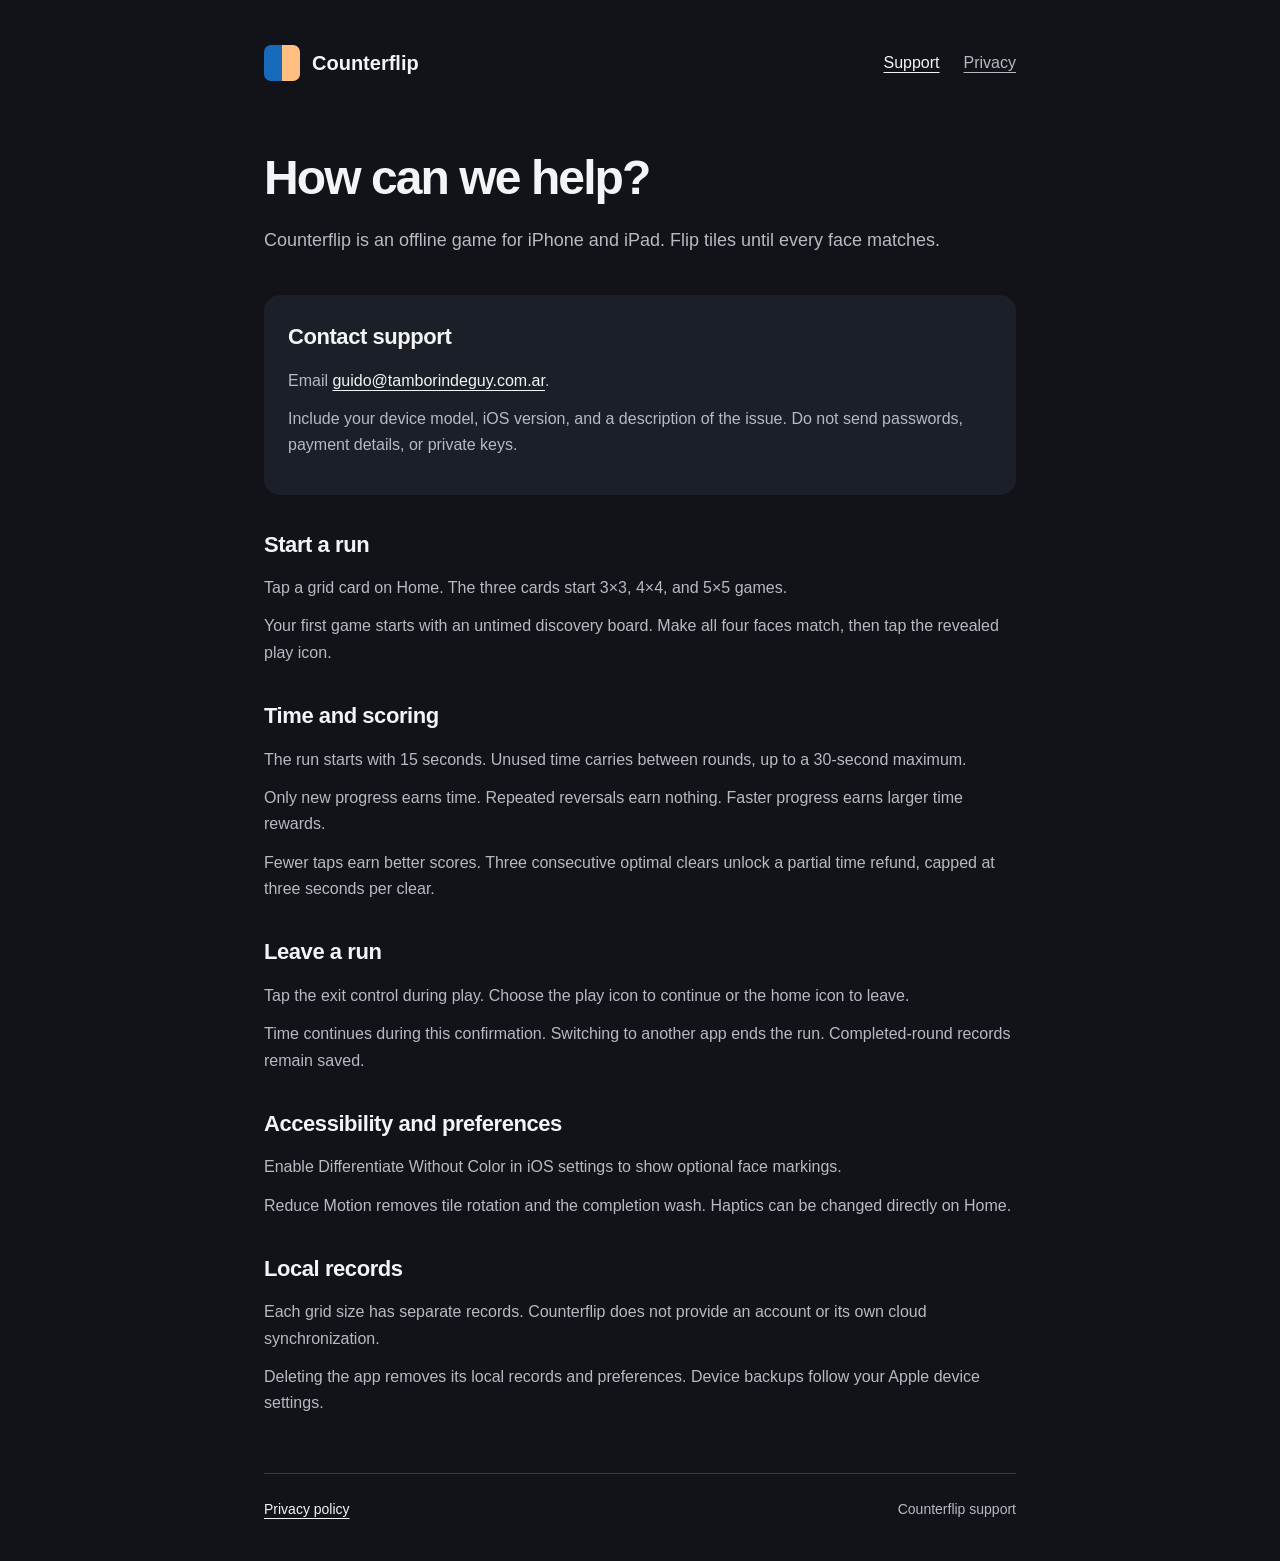
<file: index.html>
<!doctype html>
<html lang="en">
<head>
  <meta charset="utf-8">
  <meta name="viewport" content="width=device-width, initial-scale=1">
  <meta name="description" content="Support for Counterflip, the offline tile-flipping game for iPhone and iPad.">
  <meta name="referrer" content="no-referrer">
  <title>Counterflip — Support</title>
  <link rel="stylesheet" href="styles.css">
</head>
<body>
  <main>
    <header>
      <a class="brand" href="./"><span class="mark" aria-hidden="true"></span>Counterflip</a>
      <nav aria-label="Main navigation"><a aria-current="page" href="./">Support</a><a href="privacy.html">Privacy</a></nav>
    </header>
    <h1>How can we help?</h1>
    <p class="lead">Counterflip is an offline game for iPhone and iPad. Flip tiles until every face matches.</p>
    <section class="contact">
      <h2>Contact support</h2>
      <p>Email <a href="mailto:guido@tamborindeguy.com.ar?subject=Counterflip%20support">guido@tamborindeguy.com.ar</a>.</p>
      <p>Include your device model, iOS version, and a description of the issue. Do not send passwords, payment details, or private keys.</p>
    </section>
    <section>
      <h2>Start a run</h2>
      <p>Tap a grid card on Home. The three cards start 3×3, 4×4, and 5×5 games.</p>
      <p>Your first game starts with an untimed discovery board. Make all four faces match, then tap the revealed play icon.</p>
    </section>
    <section>
      <h2>Time and scoring</h2>
      <p>The run starts with 15 seconds. Unused time carries between rounds, up to a 30-second maximum.</p>
      <p>Only new progress earns time. Repeated reversals earn nothing. Faster progress earns larger time rewards.</p>
      <p>Fewer taps earn better scores. Three consecutive optimal clears unlock a partial time refund, capped at three seconds per clear.</p>
    </section>
    <section>
      <h2>Leave a run</h2>
      <p>Tap the exit control during play. Choose the play icon to continue or the home icon to leave.</p>
      <p>Time continues during this confirmation. Switching to another app ends the run. Completed-round records remain saved.</p>
    </section>
    <section>
      <h2>Accessibility and preferences</h2>
      <p>Enable Differentiate Without Color in iOS settings to show optional face markings.</p>
      <p>Reduce Motion removes tile rotation and the completion wash. Haptics can be changed directly on Home.</p>
    </section>
    <section>
      <h2>Local records</h2>
      <p>Each grid size has separate records. Counterflip does not provide an account or its own cloud synchronization.</p>
      <p>Deleting the app removes its local records and preferences. Device backups follow your Apple device settings.</p>
    </section>
    <footer><a href="privacy.html">Privacy policy</a><span>Counterflip support</span></footer>
  </main>
</body>
</html>
</file>
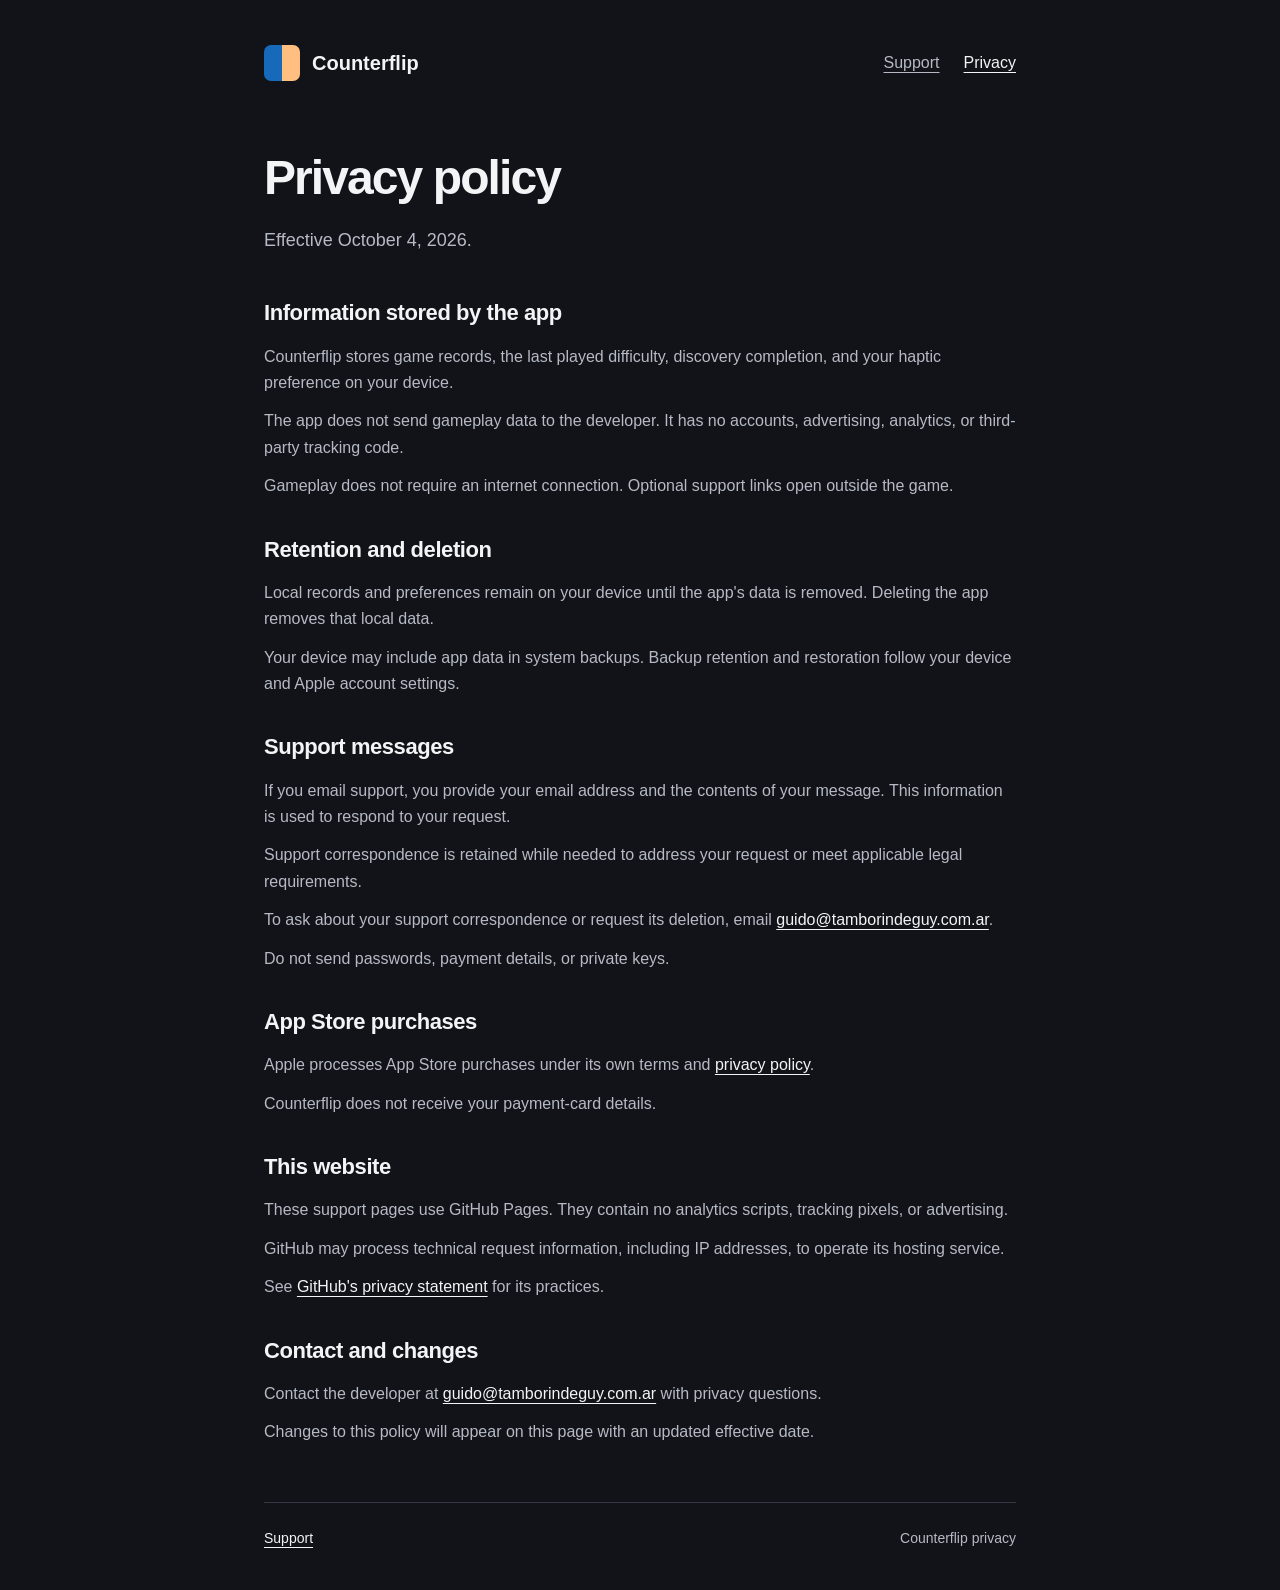
<file: privacy.html>
<!doctype html>
<html lang="en">
<head>
  <meta charset="utf-8">
  <meta name="viewport" content="width=device-width, initial-scale=1">
  <meta name="description" content="Counterflip privacy policy: local game records, no in-app tracking, and support contact information.">
  <meta name="referrer" content="no-referrer">
  <title>Counterflip — Privacy</title>
  <link rel="stylesheet" href="styles.css">
</head>
<body>
  <main>
    <header>
      <a class="brand" href="./"><span class="mark" aria-hidden="true"></span>Counterflip</a>
      <nav aria-label="Main navigation"><a href="./">Support</a><a aria-current="page" href="privacy.html">Privacy</a></nav>
    </header>
    <h1>Privacy policy</h1>
    <p class="lead">Effective October 4, 2026.</p>
    <section>
      <h2>Information stored by the app</h2>
      <p>Counterflip stores game records, the last played difficulty, discovery completion, and your haptic preference on your device.</p>
      <p>The app does not send gameplay data to the developer. It has no accounts, advertising, analytics, or third-party tracking code.</p>
      <p>Gameplay does not require an internet connection. Optional support links open outside the game.</p>
    </section>
    <section>
      <h2>Retention and deletion</h2>
      <p>Local records and preferences remain on your device until the app's data is removed. Deleting the app removes that local data.</p>
      <p>Your device may include app data in system backups. Backup retention and restoration follow your device and Apple account settings.</p>
    </section>
    <section>
      <h2>Support messages</h2>
      <p>If you email support, you provide your email address and the contents of your message. This information is used to respond to your request.</p>
      <p>Support correspondence is retained while needed to address your request or meet applicable legal requirements.</p>
      <p>To ask about your support correspondence or request its deletion, email <a href="mailto:guido@tamborindeguy.com.ar">guido@tamborindeguy.com.ar</a>.</p>
      <p>Do not send passwords, payment details, or private keys.</p>
    </section>
    <section>
      <h2>App Store purchases</h2>
      <p>Apple processes App Store purchases under its own terms and <a href="https://www.apple.com/legal/privacy/">privacy policy</a>.</p>
      <p>Counterflip does not receive your payment-card details.</p>
    </section>
    <section>
      <h2>This website</h2>
      <p>These support pages use GitHub Pages. They contain no analytics scripts, tracking pixels, or advertising.</p>
      <p>GitHub may process technical request information, including IP addresses, to operate its hosting service.</p>
      <p>See <a href="https://docs.github.com/en/site-policy/privacy-policies/github-general-privacy-statement">GitHub's privacy statement</a> for its practices.</p>
    </section>
    <section>
      <h2>Contact and changes</h2>
      <p>Contact the developer at <a href="mailto:guido@tamborindeguy.com.ar">guido@tamborindeguy.com.ar</a> with privacy questions.</p>
      <p>Changes to this policy will appear on this page with an updated effective date.</p>
    </section>
    <footer><a href="./">Support</a><span>Counterflip privacy</span></footer>
  </main>
</body>
</html>
</file>
<file: styles.css>
:root { color-scheme: dark; --canvas: #111318; --surface: #1b1f27; --text: #f3f4f6; --secondary: #b6bac4; --line: #343943; }
* { box-sizing: border-box; }
body { margin: 0; background: var(--canvas); color: var(--text); font-family: -apple-system, BlinkMacSystemFont, "Segoe UI", sans-serif; line-height: 1.65; }
main { width: min(100%, 800px); margin: auto; padding: 40px 24px; }
header { display: flex; justify-content: space-between; align-items: center; gap: 24px; margin-bottom: 64px; }
a { color: var(--text); text-underline-offset: 4px; }
a:hover { text-decoration-thickness: 2px; }
a:focus-visible { outline: 2px solid var(--text); outline-offset: 6px; }
.brand { display: flex; align-items: center; gap: 12px; text-decoration: none; font-size: 20px; font-weight: 600; }
.mark { width: 36px; height: 36px; flex-shrink: 0; border-radius: 7px; background: linear-gradient(90deg, #1769b9 50%, #ffbf80 50%); }
nav { display: flex; gap: 24px; }
nav a { color: var(--secondary); padding: 10px 0; }
nav a[aria-current] { color: var(--text); }
h1 { font-size: clamp(32px, 7vw, 48px); line-height: 1.15; letter-spacing: -.04em; margin: 0 0 20px; }
h2 { margin: 0 0 12px; font-size: 22px; letter-spacing: -.02em; }
p { margin: 0 0 12px; color: var(--secondary); }
.lead { font-size: 18px; margin-bottom: 40px; }
section { margin: 32px 0; }
.contact { padding: 24px; background: var(--surface); border-radius: 16px; }
.contact a { overflow-wrap: anywhere; }
footer { margin-top: 56px; padding-top: 24px; border-top: 1px solid var(--line); display: flex; justify-content: space-between; gap: 20px; color: var(--secondary); font-size: 14px; }
@media (max-width: 480px) { header { align-items: flex-start; flex-direction: column; gap: 16px; margin-bottom: 40px; } nav { gap: 24px; } .contact { padding: 20px; } footer { flex-direction: column; gap: 12px; } }
</file>
